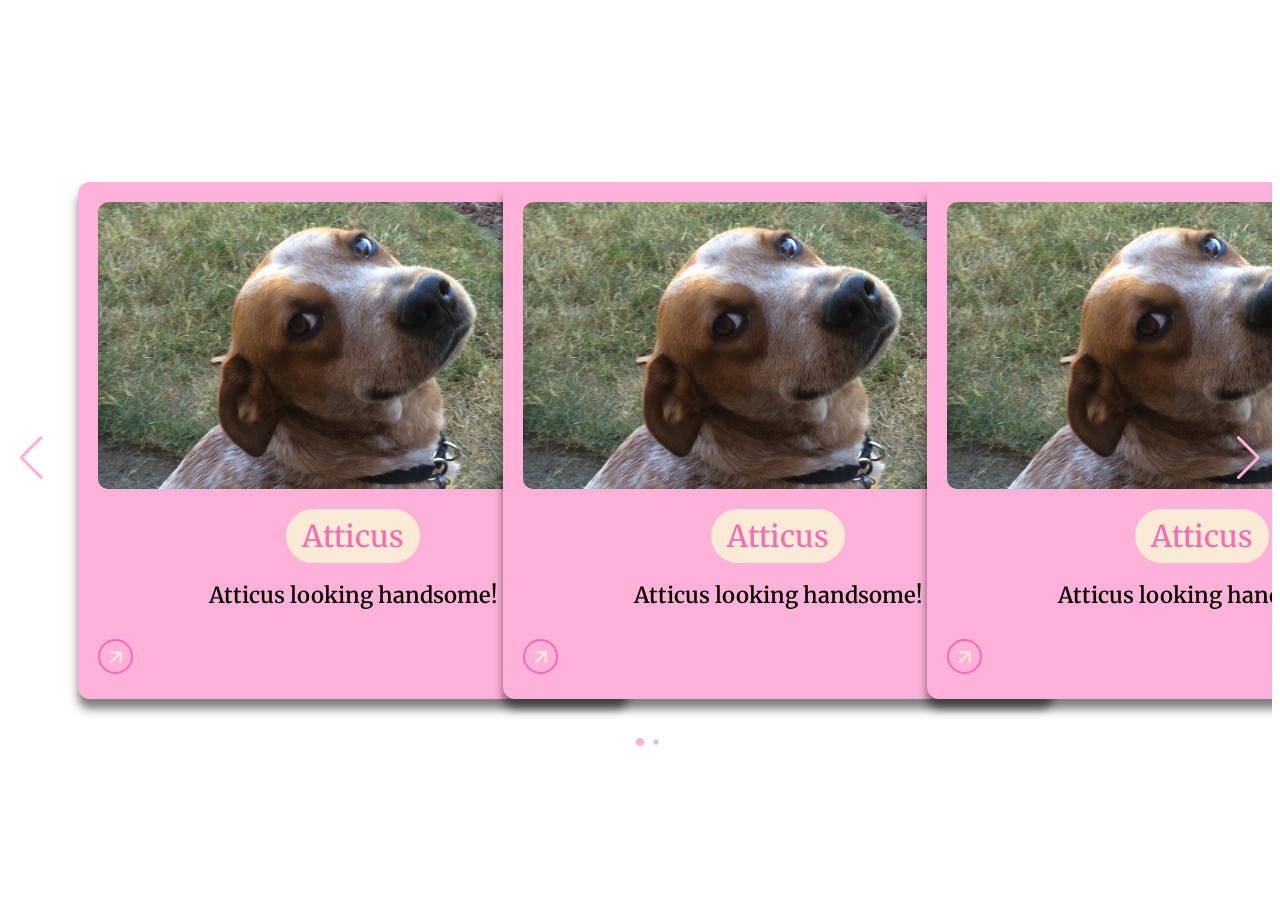
<file: GoodCarousel.html>
<!DOCTYPE html>
<html>
<head>
	<meta charset="utf-8">
	<meta name="viewport" content="width=device-width, initial-scale=1">
	<title></title>
	<link rel="stylesheet" type="text/css" href="GoodCarousel.css">
	<link rel="stylesheet" href="swiper-bundle.min.css">
	<link rel="stylesheet" href="https://fonts.googleapis.com/css2?family=Material+Symbols+Rounded:opsz,wght,FILL,GRAD@20..48,100..700,0..1,-50..200&icon_names=arrow_forward" />
	
</head>
<div class="carousel">		
	<div class="container swiper">
		<div class="card-wrapper">
			<ul class="card-list swiper-wrapper">
				<li class="card-item swiper-slide">
					<a href="#" class="card-link">
						<img src="Atticus.jpeg" alt="Atticus" class="card-image">
						<p class="badge">Atticus</p>
						<h2 class="card-title">
							Atticus looking handsome! 
						</h2>
						<button class="card-button material-symbols-rounded">arrow_forward</button>
					</a>
				</li>
				<li class="card-item swiper-slide">
					<a href="#" class="card-link">
						<img src="Atticus.jpeg" alt="Atticus" class="card-image">
						<p class="badge">Atticus</p>
						<h2 class="card-title">
							Atticus looking handsome! 
						</h2>
						<button class="card-button material-symbols-rounded">arrow_forward</button>
					</a>
				</li>
				<li class="card-item swiper-slide">
					<a href="#" class="card-link">
						<img src="Atticus.jpeg" alt="Atticus" class="card-image">
						<p class="badge">Atticus</p>
						<h2 class="card-title">
							Atticus looking handsome! 
						</h2>
						<button class="card-button material-symbols-rounded">arrow_forward</button>
					</a>
				</li>
				<li class="card-item swiper-slide">
					<a href="#" class="card-link">
						<img src="Atticus.jpeg" alt="Atticus" class="card-image">
						<p class="badge">Atticus</p>
						<h2 class="card-title">
							Atticus looking handsome! 
						</h2>
						<button class="card-button material-symbols-rounded">arrow_forward</button>
					</a>
				</li>
				<li class="card-item swiper-slide">
					<a href="#" class="card-link">
						<img src="Atticus.jpeg" alt="Atticus" class="card-image">
						<p class="badge">Atticus</p>
						<h2 class="card-title">
							Atticus looking handsome! 
						</h2>
						<button class="card-button material-symbols-rounded">arrow_forward</button>
					</a>
				</li>
			</ul>

			<div class="swiper-pagination"></div>
			<div class="swiper-button-prev"></div>
			<div class="swiper-button-next"></div>
		</div>
	</div>
	
	<script src="https://cdn.jsdelivr.net/npm/swiper@11/swiper-bundle.min.js"></script>
	<script src="carouselScript.js"></script>

</div>
</html>
</file>
<file: GoodCarousel.css>
/* Import Font */

@import url('https://fonts.googleapis.com/css2?family=Merriweather:ital,wght@0,300;0,400;0,700;0,900;1,300;1,400;1,700;1,900&display=swap');

.carousel * {
	margin: 0;
	padding: 0;
	box-sizing: border-box;
	font-family: "Merriweather", serif;
}
.carousel {
	display: flex;
	align-items: center;
	justify-content: center;
	min-height: 100vh;
	background: white;
}
.container {
	width: 100%;
}

.card-wrapper {
	width: 100%;
	margin: 0 60px 35px;
	padding: 20px 10px;
	overflow: hidden;
}

.card-list .card-item {
	list-style: none;
}

.card-list .card-item .card-link {
	width: 550px;
	display: block;
	background: #ffb2d9;
	padding: 18px;
	border-radius: 12px;
	text-decoration: none;
	border: 2px solid transparent;
	box-shadow: 0 10px 10px rgba(0, 0, 0, 0.50);
	transition: 0.2s ease;

}

.card-list .card-item .card-link:hover {
	border-color: antiquewhite;
}

.card-list .card-link .card-image {
	width: 100%;
	aspect-ratio: 16 / 9;
	object-fit: cover;
	border-radius: 10px;
}

.card-list .card-link .badge {
	display: block;
	color: hotpink;
	padding: 8px 16px;
	font-size: 30px;
	font-weight: 500;
	margin: 16px 0 18px;
	margin-right: auto;
	margin-left: auto;
	background: antiquewhite;
	width: fit-content;
	border-radius: 50px;

}

.card-list .card-link .card-title {
	font-size: 22px;
	color: black;
	font-weight: 600;
	text-align: center;
}

.card-list .card-link .card-button {
	height: 35px;
	width: 35px;
	color: antiquewhite;
	border-radius: 50%;
	margin: 30px 0 5px;
	background: none;
	cursor: pointer;
	border: 2px solid hotpink;
	transform: rotate(-45deg);
	transition: 0.4s ease;
}

.card-list .card-link:hover .card-button {
	color: #fff;
	background: antiquewhite;
}
</file>
